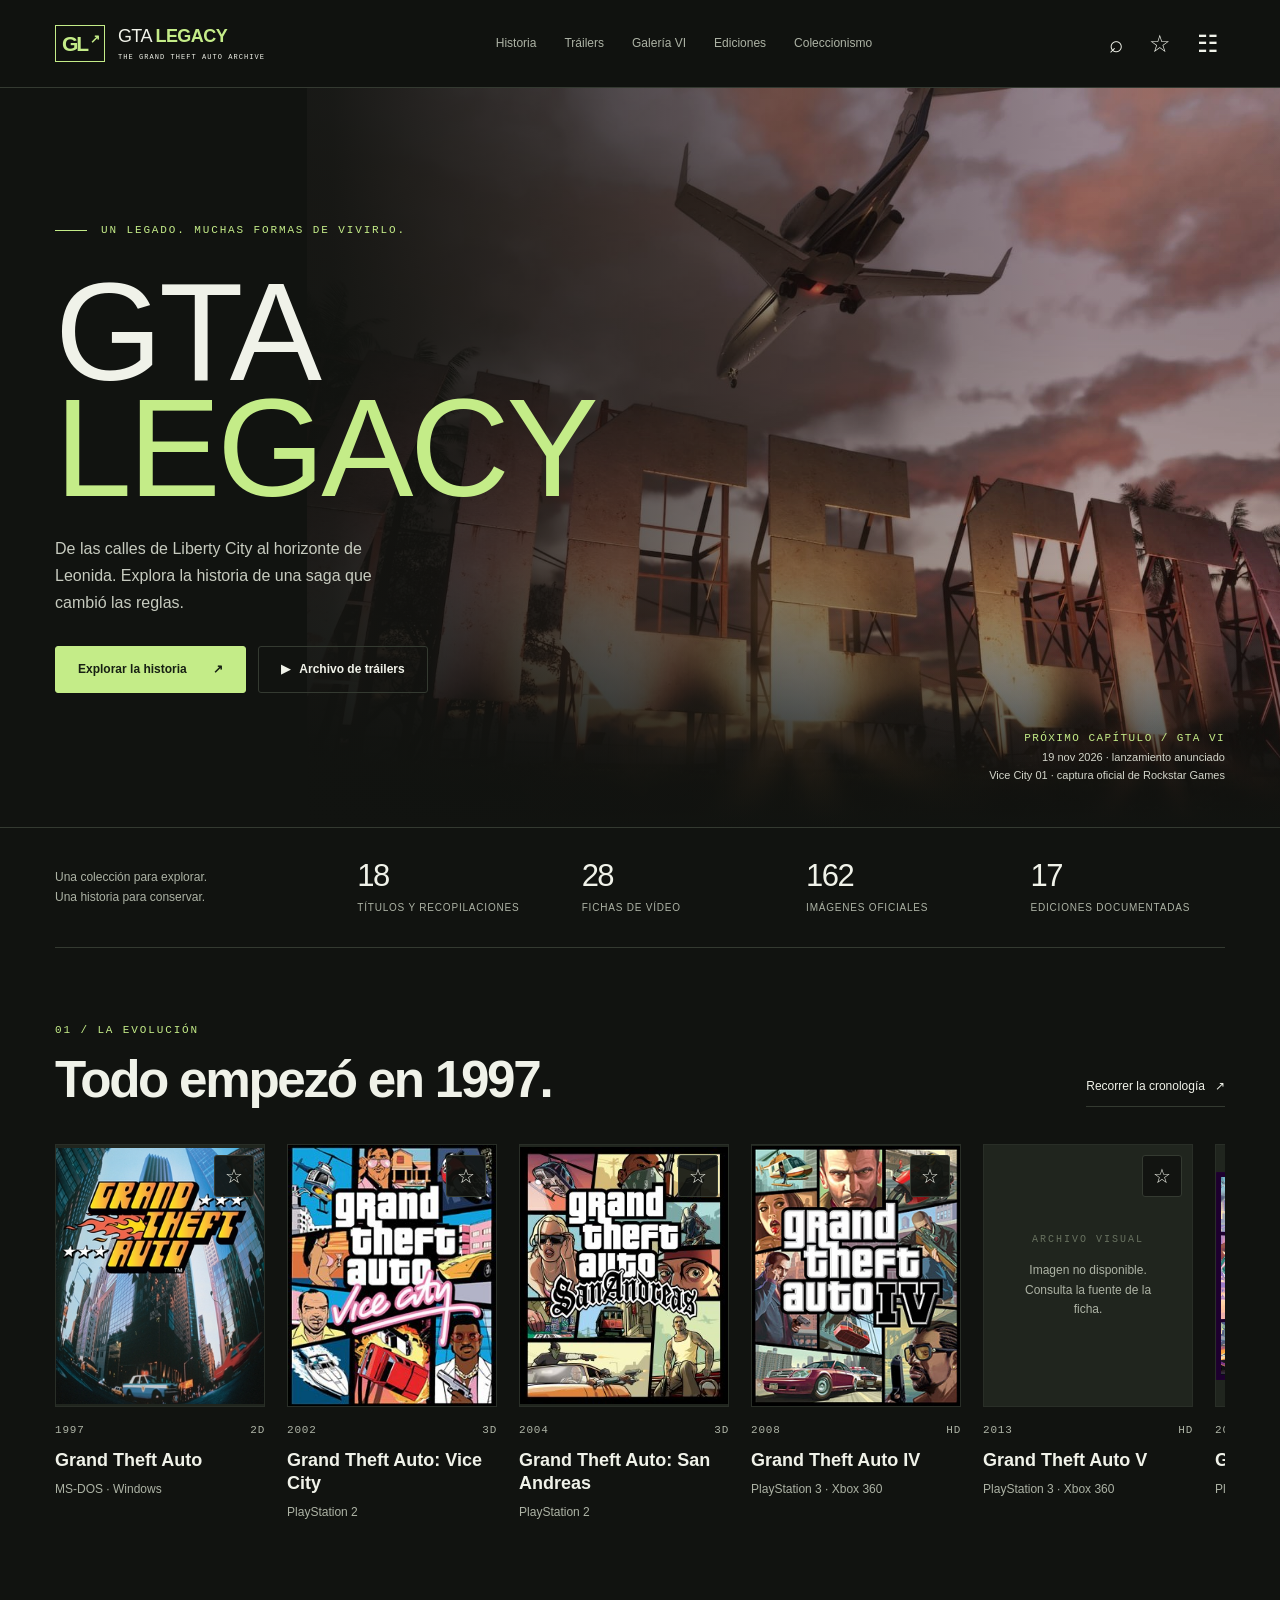
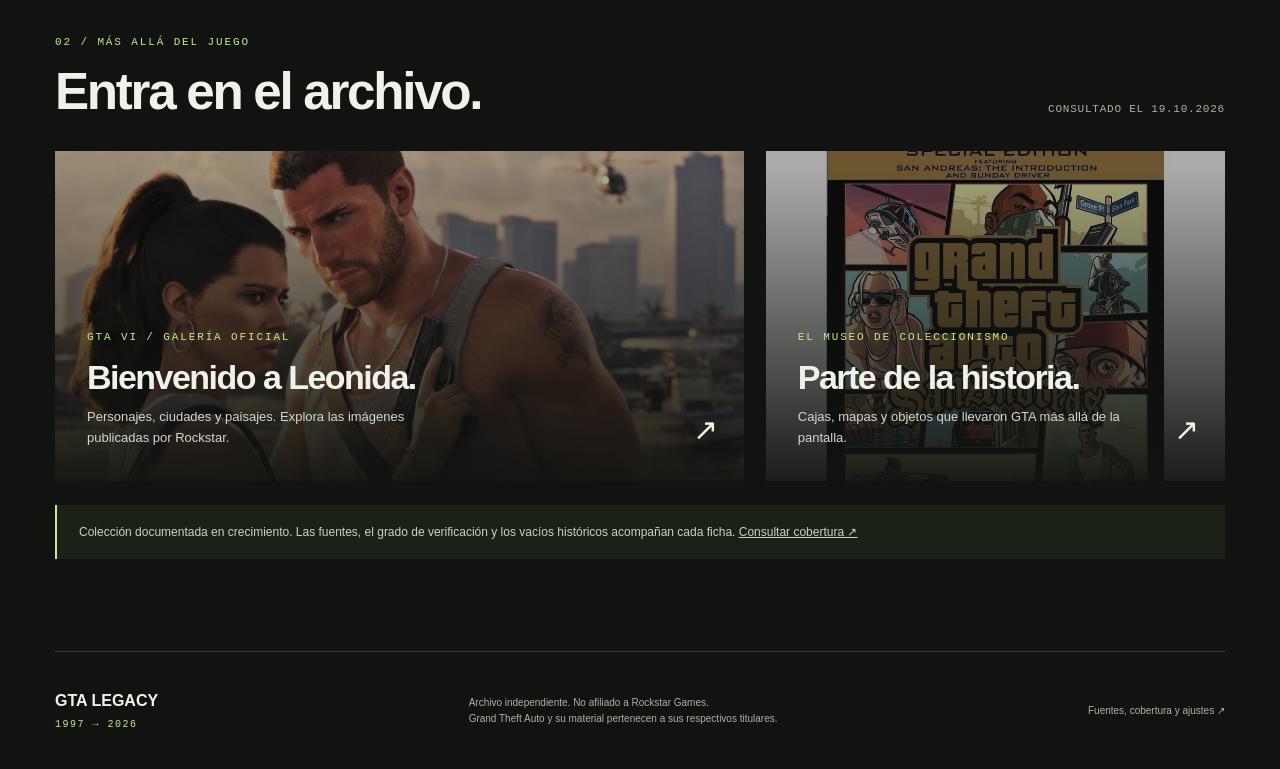
<file: index.html>
<!doctype html>
<html lang="es">
<head>
  <meta charset="utf-8"><meta name="viewport" content="width=device-width, initial-scale=1">
  <meta name="theme-color" content="#111310">
  <meta name="description" content="Un archivo independiente de Grand Theft Auto: historia, tráilers, capturas oficiales y ediciones de coleccionista.">
  <title>GTA Legacy — The Grand Theft Auto Archive</title>
  <link rel="stylesheet" href="css/style.css?v=fullscreen-fix-1">
  <script defer src="data/catalog.js"></script><script defer src="js/app.js?v=fullscreen-fix-1"></script>
</head>
<body>
  <a href="#main" class="skip">Saltar al contenido</a>
  <header class="topbar">
    <a class="brand" href="#inicio" aria-label="GTA Legacy, inicio"><span class="brand-mark">GL<span>↗</span></span><span>GTA <b>LEGACY</b><small>THE GRAND THEFT AUTO ARCHIVE</small></span></a>
    <nav aria-label="Principal"><a href="#historia">Historia</a><a href="#trailers">Tráilers</a><a href="#galeria">Galería VI</a><a href="#ediciones">Ediciones</a><a href="#coleccion">Coleccionismo</a></nav>
    <div class="nav-tools"><button data-action="search" aria-label="Buscar en todo el archivo" title="Buscar (Ctrl+K)">⌕</button><a href="#favoritos" aria-label="Favoritos" title="Favoritos">☆</a><a href="#archivo" aria-label="Archivo y ajustes" title="Archivo y ajustes">☷</a></div>
  </header>
  <main id="main" tabindex="-1"><div class="loading">Abriendo el archivo…</div></main>
  <footer><a class="footer-brand" href="#inicio">GTA LEGACY<span>1997 → 2026</span></a><p>Archivo independiente. No afiliado a Rockstar Games.<br>Grand Theft Auto y su material pertenecen a sus respectivos titulares.</p><a href="#archivo">Fuentes, cobertura y ajustes ↗</a></footer>
  <aside id="compare-bar" class="compare-bar" hidden aria-label="Ediciones seleccionadas"></aside>
  <dialog id="detail" aria-labelledby="dialog-title"><div id="viewer-shell"><button class="close" data-action="close" aria-label="Cerrar">×</button><div id="dialog-body"></div></div></dialog>
  <dialog id="search-dialog" aria-labelledby="search-title"><button class="close" data-action="close-search" aria-label="Cerrar búsqueda">×</button><h2 id="search-title">Explora el archivo.</h2><label class="search-field">Buscar juegos, vídeos, imágenes o ediciones<input id="global-search" type="search" placeholder="Vice City, coleccionista, Jason…" autocomplete="off"></label><div id="search-results" aria-live="polite"><p class="muted">Escribe para buscar en todas las colecciones.</p></div></dialog>
  <div id="toast" role="status" class="toast" hidden></div>
  <noscript>Activa JavaScript para explorar las colecciones interactivas. Los datos también están disponibles en la carpeta data.</noscript>
</body></html>
</file>
<file: css/style.css>
/* Layers: navigation 10, comparison tray 20, toast 30; dialogs use browser top layer. */
:root{color-scheme:dark;--bg:#111310;--panel:#1a1d19;--line:#343a31;--text:#f0f2e9;--muted:#adb3a5;--accent:#c4ec88;--space:clamp(22px,4.3vw,96px)}
*{box-sizing:border-box}body{margin:0;background:var(--bg);color:var(--text);font-family:"Segoe UI",Arial,sans-serif;font-size:15px;line-height:1.6}button,input,select{font:inherit}button,a,input,select{touch-action:manipulation}button,a{ -webkit-tap-highlight-color:transparent}a{color:inherit;text-decoration:none}button{color:inherit;background:none;border:1px solid var(--line);cursor:pointer;border-radius:3px;padding:10px 16px}button:hover,.button:hover{background:#2a3225;border-color:var(--accent)}button:disabled{opacity:.4;cursor:default}a:hover{color:var(--accent)}button:focus-visible,a:focus-visible,input:focus-visible,select:focus-visible{outline:3px solid var(--accent);outline-offset:4px}button[aria-pressed=true]{color:var(--accent);border-color:var(--accent)}h1,h2,h3,p{margin-top:0}h1,h2,h3{line-height:1.08;letter-spacing:-.045em}h2{font-size:clamp(34px,4vw,60px);font-weight:650}h3{font-size:23px}img{max-width:100%;display:block}small,.meta,.eyebrow{font-family:Consolas,"Courier New",monospace;font-size:11px;letter-spacing:.07em}.muted{color:var(--muted)}.eyebrow{color:var(--accent);text-transform:uppercase;letter-spacing:.17em;font-size:11px}.skip{position:fixed;top:-100px;left:20px;background:var(--accent);color:var(--bg);padding:10px;z-index:40}.skip:focus{top:10px}.topbar{height:88px;display:flex;align-items:center;gap:40px;padding:0 var(--space);border-bottom:1px solid var(--line);position:sticky;top:0;background:#111310f5;z-index:10}.brand{display:flex;gap:13px;align-items:center;white-space:nowrap;font-size:18px;letter-spacing:-.03em;line-height:1.2}.brand b{color:var(--accent)}.brand small{display:block;font-size:7px;letter-spacing:.15em;margin-top:5px}.brand-mark{font-size:21px;border:1px solid var(--accent);color:var(--accent);padding:7px 6px;font-weight:800;letter-spacing:-.1em;line-height:1}.brand-mark span{font-size:12px;vertical-align:top;padding-left:3px}.topbar nav{display:flex;align-items:center;gap:28px;margin:auto;font-size:12px;white-space:nowrap}.topbar nav a{padding:32px 0;position:relative;color:var(--muted)}.topbar nav a.active{color:var(--text)}.topbar nav a.active:after{content:"";height:2px;background:var(--accent);position:absolute;bottom:0;left:0;right:0}.nav-tools{display:flex;gap:14px;align-items:center}.nav-tools>*{font-size:24px;line-height:1;border:0;padding:6px}.hero{position:relative;min-height:660px;height:calc(92vh - 88px);max-height:940px;overflow:hidden;border-bottom:1px solid var(--line);display:flex;align-items:center}.hero-photo{position:absolute;inset:0 0 0 24%;width:76%;height:100%;object-fit:cover;object-position:60% center;opacity:.87}.hero:after{content:"";position:absolute;inset:0;background:linear-gradient(90deg,#111310 2%,#111310ed 26%,#11131060 59%,#11131008 85%),linear-gradient(0deg,#111310 0%,transparent 35%);pointer-events:none}.hero-content{position:relative;z-index:1;padding:65px var(--space);max-width:950px}.hero .eyebrow{display:flex;align-items:center;gap:14px}.hero .eyebrow:before{content:"";width:32px;height:1px;background:var(--accent)}.hero h1{font-family:Impact,"Arial Narrow",sans-serif;font-weight:400;font-size:clamp(78px,10.8vw,178px);line-height:.84;letter-spacing:-.025em;margin:35px 0 28px}.hero h1 span{color:var(--accent);display:block}.hero-desc{max-width:365px;font-size:16px;color:#c7cbbf;line-height:1.7}.hero-actions{display:flex;gap:12px;align-items:center;margin-top:30px;flex-wrap:wrap}.button{display:inline-flex;align-items:center;justify-content:center;gap:26px;border:1px solid var(--line);padding:13px 22px;font-size:12px;font-weight:650;border-radius:3px}.button.primary{background:var(--accent);color:#172013;border-color:var(--accent)}.button.primary:hover{background:#d8f6b1}.hero-caption{position:absolute;z-index:1;right:var(--space);bottom:42px;text-align:right;color:#d3d5ca;line-height:1.7;font-size:11px}.hero-caption b{display:block;color:var(--accent);font-weight:400;font-family:Consolas,monospace;letter-spacing:.13em}.stats{display:grid;grid-template-columns:1.4fr repeat(4,1fr);margin:0 var(--space);border-bottom:1px solid var(--line);padding:29px 0;align-items:center;gap:30px}.stats-intro{font-size:12px;color:var(--muted);max-width:190px}.stat strong{font-size:31px;font-weight:500;line-height:1.2;display:block;letter-spacing:-.05em}.stat span{font-size:10px;color:var(--muted);letter-spacing:.08em;text-transform:uppercase}.section{padding:68px var(--space);max-width:1920px;margin:auto}.section-head{display:flex;justify-content:space-between;align-items:end;gap:30px;margin-bottom:32px}.section-head h2{margin:12px 0 0}.text-link{font-size:12px;border-bottom:1px solid var(--line);padding:10px 0;white-space:nowrap}.portal-grid{display:grid;grid-template-columns:1.5fr 1fr;gap:22px}.portal{position:relative;min-height:330px;overflow:hidden;background:var(--panel);display:flex;align-items:end}.portal img{position:absolute;width:100%;height:100%;object-fit:cover;opacity:.63;transition:transform .4s}.portal:hover img{transform:scale(1.03)}.portal:after{content:"";position:absolute;inset:0;background:linear-gradient(0deg,#111310ef,transparent 95%)}.portal-copy{position:relative;z-index:1;padding:32px}.portal h3{font-size:34px;margin:12px 0}.portal p{margin:0;color:#d4d8cf;font-size:13px;max-width:370px}.portal-arrow{position:absolute;right:26px;bottom:27px;font-size:30px;z-index:1}.strip{display:flex;gap:22px;overflow-x:auto;padding:5px 0 22px;scroll-snap-type:x mandatory}.strip .game-card{flex:0 0 210px;scroll-snap-align:start}.game-card{min-width:0}.art{position:relative;background:#20251e;overflow:hidden;aspect-ratio:4/5;display:flex;align-items:center;justify-content:center;border:1px solid #ffffff0a}.art img{width:100%;height:100%;object-fit:contain;transition:transform .3s}.art:hover img{transform:scale(1.025)}.art-button{padding:0;border:0;width:100%;text-align:left;display:block;border-radius:0}.art-button:hover{background:transparent}.cover-empty{padding:25px;font-family:Impact,"Arial Narrow",sans-serif;font-size:35px;line-height:1.05;text-align:center;color:#c4cbbb;letter-spacing:-.02em}.cover-empty small{display:block;font-family:Consolas,monospace;font-size:9px;margin-top:20px;color:var(--muted);line-height:1.5;letter-spacing:.08em}.game-card .meta{display:flex;justify-content:space-between;color:var(--muted);margin-top:15px}.game-card h3{font-size:18px;margin:9px 0 8px;letter-spacing:-.02em;line-height:1.3}.game-card p{font-size:12px;color:var(--muted);margin-bottom:0}.fav{position:absolute;right:10px;top:10px;background:#111310e8;padding:4px 10px;font-size:20px;z-index:1;line-height:1.6}.page-head{padding:58px var(--space) 30px;max-width:1920px;margin:auto}.page-head h1{font-size:clamp(44px,6.2vw,88px);margin:16px 0 20px;font-weight:600}.page-head p{max-width:660px;color:var(--muted);font-size:15px}.page-head .count{color:var(--accent);font-family:Consolas,monospace;font-size:14px;letter-spacing:0;vertical-align:top;margin-left:12px;display:inline-block;border:1px solid var(--line);padding:7px;margin-top:12px}.catalog{padding:0 var(--space) 70px;max-width:1920px;margin:auto}.filters{display:flex;gap:12px;padding:20px 0;border-top:1px solid var(--line);border-bottom:1px solid var(--line);align-items:end;flex-wrap:wrap;margin-bottom:28px}.filters label{font-size:10px;letter-spacing:.08em;text-transform:uppercase;color:var(--muted);display:grid;gap:7px}.filters label:first-child{flex:1;min-width:190px}.filters input,.filters select,.search-field input{background:var(--panel);color:var(--text);border:1px solid var(--line);padding:11px 13px;border-radius:3px;min-width:130px;max-width:100%}.filters input{width:100%}.result-count{color:var(--muted);font-family:Consolas,monospace;font-size:11px;letter-spacing:.04em;margin:22px 0}.grid{display:grid;grid-template-columns:repeat(4,minmax(0,1fr));gap:32px 24px}.game-grid{grid-template-columns:repeat(5,minmax(0,1fr))}.gallery-grid{grid-template-columns:repeat(3,minmax(0,1fr));gap:24px}.media-card{min-width:0;position:relative}.media-image{aspect-ratio:16/9;overflow:hidden;background:var(--panel);position:relative;display:flex;align-items:center;justify-content:center}.media-image img{width:100%;height:100%;object-fit:cover;transition:transform .3s}.media-card:hover .media-image img{transform:scale(1.025)}.media-card h3{font-size:18px;margin:15px 0 7px;line-height:1.25;letter-spacing:-.025em}.media-card p{font-size:12px;color:var(--muted);margin:0}.media-card .meta{color:var(--accent);margin-top:15px;display:block}.media-card .play{position:absolute;left:16px;bottom:16px;background:var(--accent);color:var(--bg);padding:5px 14px;font-size:16px;border-radius:2px}.duration{position:absolute;bottom:14px;right:12px;background:#111310e8;padding:3px 8px;font-size:10px}.edition-card{border:1px solid var(--line);background:#181b16}.edition-card .media-image{aspect-ratio:4/3;background:#22261f}.edition-card .media-image img{object-fit:contain}.edition-body{padding:22px}.edition-body h3{font-size:20px;line-height:1.2;min-height:48px;margin:10px 0 15px}.edition-body p{font-size:12px;color:var(--muted);margin:6px 0}.edition-actions{display:flex;gap:9px;margin-top:20px;flex-wrap:wrap}.edition-actions button{font-size:11px;padding:8px 12px}.notice{background:#1b2117;border-left:2px solid var(--accent);color:#cbd2c2;padding:17px 22px;font-size:12px;margin:24px 0;line-height:1.7}.empty{text-align:center;border:1px dashed var(--line);padding:60px 25px;color:var(--muted);grid-column:1/-1}.empty h3{color:var(--text)}.load-more{text-align:center;margin-top:36px}.year-rail{display:flex;gap:7px;overflow:auto;margin:0 0 24px;padding-bottom:12px}.year-rail button{font-family:Consolas,monospace;font-size:11px;white-space:nowrap;padding:8px 17px}.loading{padding:100px;text-align:center;color:var(--accent)}footer{margin:0 var(--space);padding:36px 0;border-top:1px solid var(--line);display:flex;gap:40px;align-items:center;justify-content:space-between;color:var(--muted);font-size:10px}footer p{margin:0}.footer-brand{font-size:16px;font-weight:700;color:var(--text);white-space:nowrap}.footer-brand span{display:block;font-family:Consolas,monospace;font-size:10px;color:var(--accent);font-weight:400;letter-spacing:.15em;margin-top:3px}dialog{background:var(--bg);color:var(--text);border:1px solid var(--line);border-radius:5px;width:min(1080px,94vw);max-height:91dvh;padding:45px;overflow:auto;scrollbar-width:thin}dialog::backdrop{background:#060805dc;backdrop-filter:blur(6px)}dialog h2{font-size:clamp(28px,4vw,45px);margin:14px 40px 28px 0}.close{position:sticky;top:0;float:right;margin:-25px -25px 0 10px;background:var(--panel);font-size:26px;padding:0 12px;z-index:2;line-height:1.6}.detail-grid{display:grid;grid-template-columns:270px 1fr;gap:35px}.detail-grid .art{align-self:start}.detail-grid p{font-size:14px;color:#c7cdbf}.detail-list{display:grid;grid-template-columns:1fr 1fr;gap:20px;font-size:13px;margin:25px 0}.detail-list dt{color:var(--muted);font-size:10px;text-transform:uppercase;letter-spacing:.1em;margin-bottom:6px}.detail-list dd{margin:0}.detail-list .full{grid-column:1/-1}.sources{border-top:1px solid var(--line);padding-top:20px;margin-top:30px}.sources a{display:block;overflow-wrap:anywhere;font-size:11px;text-decoration:underline;color:var(--muted);margin:9px 0}.video-stage{aspect-ratio:16/9;background:#080b07;display:flex;justify-content:center;align-items:center;text-align:center;padding:0;position:relative}.video-stage iframe{width:100%;height:100%;border:0}.video-stage .video-prompt{padding:30px;max-width:540px}.video-stage .video-prompt p{color:var(--muted);font-size:13px}.video-controls{display:flex;gap:12px;justify-content:space-between;margin-top:20px;flex-wrap:wrap}.video-controls button,.video-controls a{font-size:12px}.lightbox{width:min(1500px,98vw);padding:20px}.lightbox .close{margin:0;background:#111310}.lightbox h2{font-size:22px;margin:8px 45px 8px 0}.image-stage{height:min(66vh,850px);overflow:auto;display:grid;place-items:center;background:#080a07}.image-stage img{max-height:100%;max-width:100%;object-fit:contain}.image-stage.zoomed{display:block}.image-stage.zoomed img{max-height:none;max-width:none;width:180%;height:auto}.lightbox .meta{color:var(--muted)}.compare-bar{position:fixed;bottom:18px;left:50%;transform:translateX(-50%);z-index:20;padding:12px 18px;background:var(--accent);color:#182111;display:flex;align-items:center;gap:20px;box-shadow:0 10px 40px #0008;max-width:94vw;width:max-content;font-size:12px;border-radius:4px}.compare-bar[hidden]{display:none}.compare-bar button{background:#172012;color:var(--text);font-size:12px}.compare-table{overflow-x:auto;max-width:100%}.compare-table table{border-collapse:collapse;width:100%;min-width:600px;font-size:12px}.compare-table td,.compare-table th{border:1px solid var(--line);padding:18px;min-width:180px;vertical-align:top;text-align:left}.compare-table th:first-child{min-width:130px;width:140px;color:var(--muted);font-weight:400}.compare-table img{height:140px;width:100%;object-fit:contain;margin-bottom:18px}.compare-table ul{padding-left:15px}.search-field{display:grid;gap:10px;color:var(--muted);font-size:12px}.search-field input{font-size:20px;width:100%}.search-hit{display:flex;justify-content:space-between;align-items:center;text-align:left;width:100%;padding:16px;margin-top:10px;gap:20px;font-size:14px}.search-hit small{color:var(--accent);white-space:nowrap}.toast{position:fixed;bottom:90px;left:50%;transform:translateX(-50%);z-index:30;background:var(--text);color:var(--bg);padding:12px 22px;border-radius:3px;font-size:12px;max-width:90vw}.archive-grid{display:grid;grid-template-columns:1.5fr 1fr;gap:35px}.archive-panel{border-top:1px solid var(--line);padding:28px 0}.archive-panel h3{font-size:25px}.archive-panel p,.archive-panel li{color:var(--muted);font-size:13px}.archive-panel button,.archive-panel .button{margin:5px 8px 5px 0;font-size:12px}.archive-panel ul{padding-left:19px}.import-label{display:block;margin:18px 0;color:var(--accent);font-size:13px}.import-label input{display:block;margin-top:10px;max-width:100%}.badge{display:inline-block;border:1px solid var(--line);padding:4px 8px;color:var(--accent);font-size:10px;font-family:Consolas,monospace}.missing-image{padding:30px;text-align:center;color:var(--muted);font-size:12px;line-height:1.6}.missing-image:before{content:"ARCHIVO VISUAL";display:block;font-family:Consolas,monospace;color:#687260;font-size:10px;letter-spacing:.2em;margin-bottom:13px}.list-inline{padding-left:17px}.section + .section{padding-top:15px}.text-button{text-align:left;padding:0;border:0}.text-button:hover{background:none;color:var(--accent)}
@media(min-width:1900px){.hero-content{max-width:1100px}.hero-desc{font-size:18px;max-width:420px}.topbar nav{font-size:14px;gap:38px}.hero-photo{object-position:center 55%}.grid{grid-template-columns:repeat(5,minmax(0,1fr))}.gallery-grid{grid-template-columns:repeat(4,minmax(0,1fr))}.game-grid{grid-template-columns:repeat(6,minmax(0,1fr))}}
@media(max-width:1100px){.topbar{gap:20px;padding:0 22px}.topbar nav{gap:17px;font-size:11px}.brand small{display:none}.nav-tools{gap:6px}.hero{min-height:590px}.hero h1{font-size:120px}.grid{grid-template-columns:repeat(3,minmax(0,1fr))}.game-grid{grid-template-columns:repeat(4,minmax(0,1fr))}.stats{gap:20px}.stats-intro{display:none}.stats{grid-template-columns:repeat(4,1fr)}.hero-photo{inset:0;width:100%}}
@media(max-width:760px){.topbar{height:auto;min-height:76px;flex-wrap:wrap;gap:0;justify-content:space-between;padding-top:15px}.brand{font-size:16px}.brand-mark{font-size:17px}.topbar nav{order:3;width:100%;overflow-x:auto;gap:26px;margin-top:12px}.topbar nav a{padding:10px 0 14px}.nav-tools{gap:14px}.hero{min-height:650px;height:auto}.hero-content{padding-top:65px;padding-bottom:100px}.hero h1{font-size:106px;line-height:.85}.hero-photo{opacity:.6;object-position:68% center}.hero:after{background:linear-gradient(90deg,#111310e8,#11131030),linear-gradient(0deg,#111310,transparent 80%)}.hero-caption{right:24px;bottom:23px;font-size:9px}.hero-desc{max-width:310px;font-size:14px}.hero .eyebrow{font-size:9px}.hero-actions{gap:9px}.button{padding:12px 16px;font-size:11px;gap:15px}.stats{gap:20px 15px;padding:25px 0}.stat strong{font-size:27px}.stat span{font-size:8px;letter-spacing:0}.section{padding-top:45px;padding-bottom:45px}.section-head{align-items:start;gap:16px}.section-head h2{font-size:34px}.text-link{font-size:10px;white-space:normal}.portal-grid{grid-template-columns:1fr}.portal{min-height:290px}.portal-copy{padding:23px}.portal h3{font-size:29px}.portal p{max-width:260px}.grid{grid-template-columns:repeat(2,minmax(0,1fr));gap:27px 16px}.game-grid{grid-template-columns:repeat(2,minmax(0,1fr))}.gallery-grid{grid-template-columns:repeat(2,minmax(0,1fr))}.page-head{padding-top:35px}.page-head h1{font-size:45px;line-height:1.05}.page-head p{font-size:13px}.page-head .count{font-size:10px;margin-top:0}.filters{gap:12px}.filters label{flex:1;min-width:130px}.filters label:first-child{flex-basis:100%}.filters select{width:100%}.media-card h3{font-size:15px}.media-card .meta{font-size:9px}.media-card p{font-size:11px}.edition-body{padding:14px}.edition-body h3{font-size:17px;min-height:0}.edition-actions{gap:6px}.edition-actions button{font-size:10px}.archive-grid{grid-template-columns:1fr;gap:0}dialog{padding:25px}.close{margin:-12px -10px 0 5px}.detail-grid{grid-template-columns:1fr}.detail-grid .art{max-width:230px;width:100%;margin:auto}.detail-list{gap:16px}.lightbox{padding:15px}.image-stage{height:52vh}.video-stage .video-prompt{padding:15px}.video-stage .video-prompt p{font-size:11px}.compare-bar{gap:10px;padding:10px;font-size:10px}.compare-bar button{padding:8px;font-size:10px}footer{align-items:start;flex-wrap:wrap;gap:22px}footer p{flex:1;min-width:180px}.cover-empty{font-size:25px;padding:16px}.cover-empty small{font-size:8px}.gallery-grid .fav{top:5px;right:5px;padding:2px 7px;font-size:17px}.search-hit{font-size:12px}.search-hit small{font-size:9px}.missing-image{padding:16px;font-size:10px}.loading{padding:70px 20px}}
@media(prefers-reduced-motion:no-preference){.hero-content{animation:enter .7s ease-out}.page-head{animation:enter .3s ease-out}button,a{transition:background-color .2s,color .2s,border-color .2s}@keyframes enter{from{opacity:0;transform:translateY(16px)}to{opacity:1;transform:translateY(0)}}}
.image-stage img{width:100%;height:100%;min-height:0}
.image-stage.zoomed img{width:180%;height:auto;max-height:none;max-width:none}
.lightbox.expanded{width:100vw;height:100dvh;max-width:none;max-height:none;margin:0;border:0;border-radius:0}
.lightbox.expanded .image-stage{height:calc(100dvh - 220px)}
@media(prefers-reduced-motion:reduce){*,*:before,*:after{animation:none!important;transition:none!important;scroll-behavior:auto!important}}

/* Only the image viewer, including its close button, enters native fullscreen. */
#viewer-shell:fullscreen{box-sizing:border-box;width:100%;height:100%;padding:20px;background:var(--bg);color:var(--text);overflow:auto;scrollbar-width:thin}
#viewer-shell:fullscreen::backdrop{background:var(--bg)}
#viewer-shell:fullscreen .image-stage{height:calc(100dvh - 220px);min-height:180px}
@media(max-width:600px){#viewer-shell:fullscreen{padding:15px}.lightbox.expanded .image-stage,#viewer-shell:fullscreen .image-stage{height:calc(100dvh - 280px);min-height:160px}}
</file>
